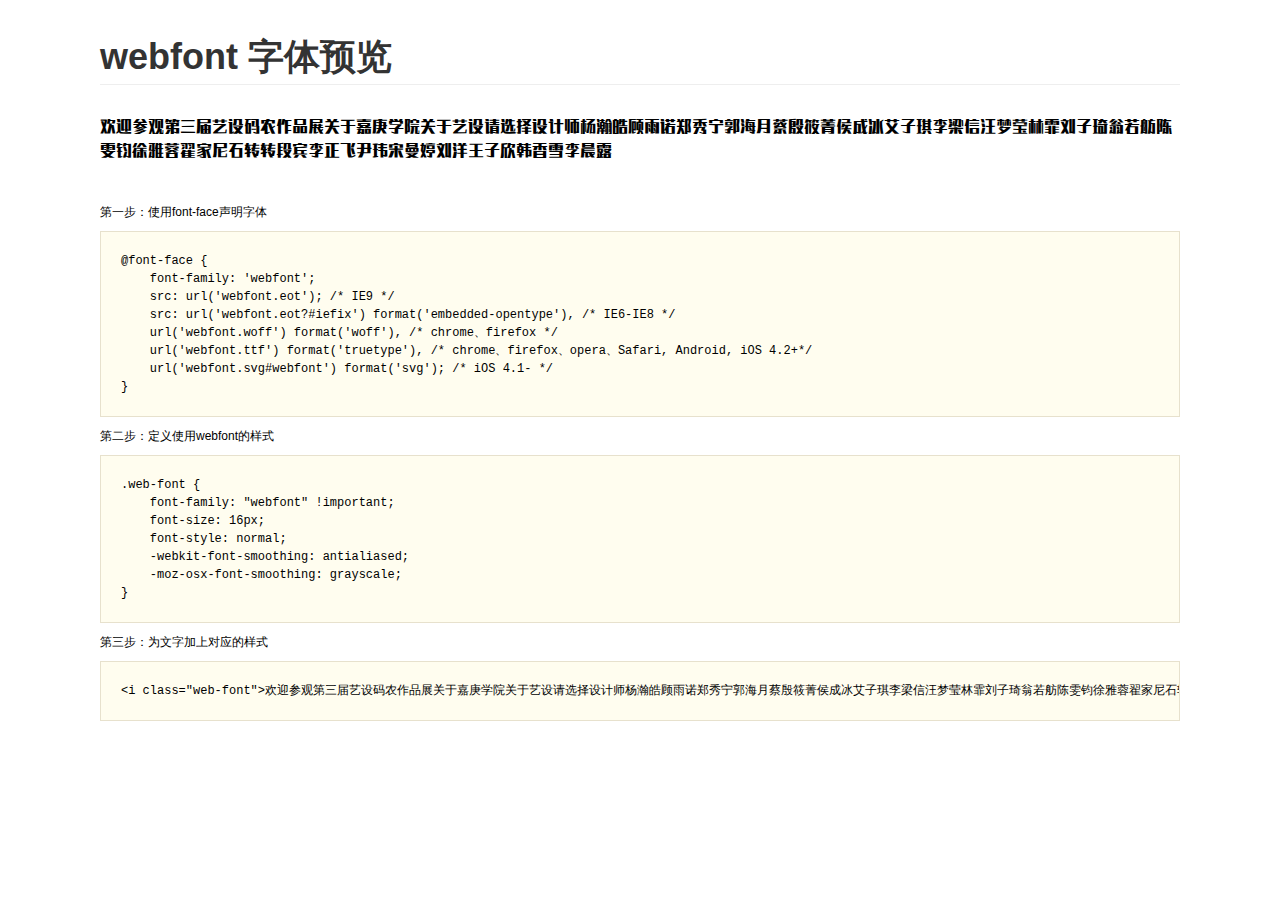
<file: iconfont/font-1/demo.html>
<html>
<head>
    <meta charset="utf-8"/>
    <title>webfont</title>
    <style type="text/css">
    *{margin: 0;padding: 0;list-style: none;}
/*
KISSY CSS Reset
理念：1. reset 的目的不是清除浏览器的默认样式，这仅是部分工作。清除和重置是紧密不可分的。
2. reset 的目的不是让默认样式在所有浏览器下一致，而是减少默认样式有可能带来的问题。
3. reset 期望提供一套普适通用的基础样式。但没有银弹，推荐根据具体需求，裁剪和修改后再使用。
特色：1. 适应中文；2. 基于最新主流浏览器。
维护：玉伯<lifesinger@gmail.com>, 正淳<ragecarrier@gmail.com>
 */

/** 清除内外边距 **/
body, h1, h2, h3, h4, h5, h6, hr, p, blockquote, /* structural elements 结构元素 */
dl, dt, dd, ul, ol, li, /* list elements 列表元素 */
pre, /* text formatting elements 文本格式元素 */
form, fieldset, legend, button, input, textarea, /* form elements 表单元素 */
th, td /* table elements 表格元素 */ {
  margin: 0;
  padding: 0;
}

/** 设置默认字体 **/
body,
button, input, select, textarea /* for ie */ {
  font: 12px/1.5 tahoma, arial, \5b8b\4f53, sans-serif;
}
h1, h2, h3, h4, h5, h6 { font-size: 100%; }
address, cite, dfn, em, var { font-style: normal; } /* 将斜体扶正 */
code, kbd, pre, samp { font-family: courier new, courier, monospace; } /* 统一等宽字体 */
small { font-size: 12px; } /* 小于 12px 的中文很难阅读，让 small 正常化 */

/** 重置列表元素 **/
ul, ol { list-style: none; }

/** 重置文本格式元素 **/
a { text-decoration: none; }
a:hover { text-decoration: underline; }


/** 重置表单元素 **/
legend { color: #000; } /* for ie6 */
fieldset, img { border: 0; } /* img 搭车：让链接里的 img 无边框 */
button, input, select, textarea { font-size: 100%; } /* 使得表单元素在 ie 下能继承字体大小 */
/* 注：optgroup 无法扶正 */

/** 重置表格元素 **/
table { border-collapse: collapse; border-spacing: 0; }

/* 清除浮动 */
.ks-clear:after, .clear:after {
  content: '\20';
  display: block;
  height: 0;
  clear: both;
}

.ks-clear, .clear {
  *zoom: 1;
}

.main {padding: 30px 100px;}
.main h1{font-size:36px; color:#333; text-align:left;margin-bottom:30px; border-bottom: 1px solid #eee;}

.helps{margin-top:40px;}
.helps pre{
  padding:20px;
  margin:10px 0;
  border:solid 1px #e7e1cd;
  background-color: #fffdef;
  overflow: auto;
}

.icon_lists li{
  float:left;
  width: 100px;
  height:150px;
  text-align: center;
}

.icon_lists .icon{
  font-size: 42px;
  line-height: 100px;
  margin: 10px 0;
  color:#333;
  -webkit-transition: font-size 0.25s ease-out 0s;
  -moz-transition: font-size 0.25s ease-out 0s;
  transition: font-size 0.25s ease-out 0s;
}

.icon_lists .icon:hover{
  font-size: 100px;
}

@font-face {
  font-family: "webfont";
  src: url('webfont.eot'); /* IE9 */
  src: url('webfont.eot?#iefix') format('embedded-opentype'), /* IE6-IE8 */
  url('webfont.woff') format('woff'), /* chrome、firefox */
  url('webfont.ttf') format('truetype'), /* chrome、firefox、opera、Safari, Android, iOS 4.2+*/
  url('webfont.svg#webfont') format('svg'); /* iOS 4.1- */
}

.web-font {
  font-family: "webfont" !important;
  font-size: 16px;
  font-style: normal;
  -webkit-font-smoothing: antialiased;
  -moz-osx-font-smoothing: grayscale;
}
    </style>
</head>
<body>
    <div class="main">
        <h1>webfont 字体预览</h1>
        <p class="web-font">欢迎参观第三届艺设码农作品展关于嘉庚学院关于艺设请选择设计师杨瀚皓顾雨诺郑秀宁郭海月蔡殷筱菁侯成冰艾子琪李梁信汪梦莹林霏刘子琦翁若舫陈雯钧徐雅蓉翟家尼石转转段宾李正飞尹玮宋曼婷刘洋王子欣韩香雪李晨露</p>


        <div class="helps">
            第一步：使用font-face声明字体
            <pre>
@font-face {
    font-family: 'webfont';
    src: url('webfont.eot'); /* IE9 */
    src: url('webfont.eot?#iefix') format('embedded-opentype'), /* IE6-IE8 */
    url('webfont.woff') format('woff'), /* chrome、firefox */
    url('webfont.ttf') format('truetype'), /* chrome、firefox、opera、Safari, Android, iOS 4.2+*/
    url('webfont.svg#webfont') format('svg'); /* iOS 4.1- */
}
</pre>
第二步：定义使用webfont的样式
            <pre>
.web-font {
    font-family: "webfont" !important;
    font-size: 16px;
    font-style: normal;
    -webkit-font-smoothing: antialiased;
    -moz-osx-font-smoothing: grayscale;
}
</pre>
第三步：为文字加上对应的样式
<pre>
&lt;i class="web-font"&gt;欢迎参观第三届艺设码农作品展关于嘉庚学院关于艺设请选择设计师杨瀚皓顾雨诺郑秀宁郭海月蔡殷筱菁侯成冰艾子琪李梁信汪梦莹林霏刘子琦翁若舫陈雯钧徐雅蓉翟家尼石转转段宾李正飞尹玮宋曼婷刘洋王子欣韩香雪李晨露&lt;/i&gt;
</pre>
        </div>

    </div>
</body>
</html>
</file>
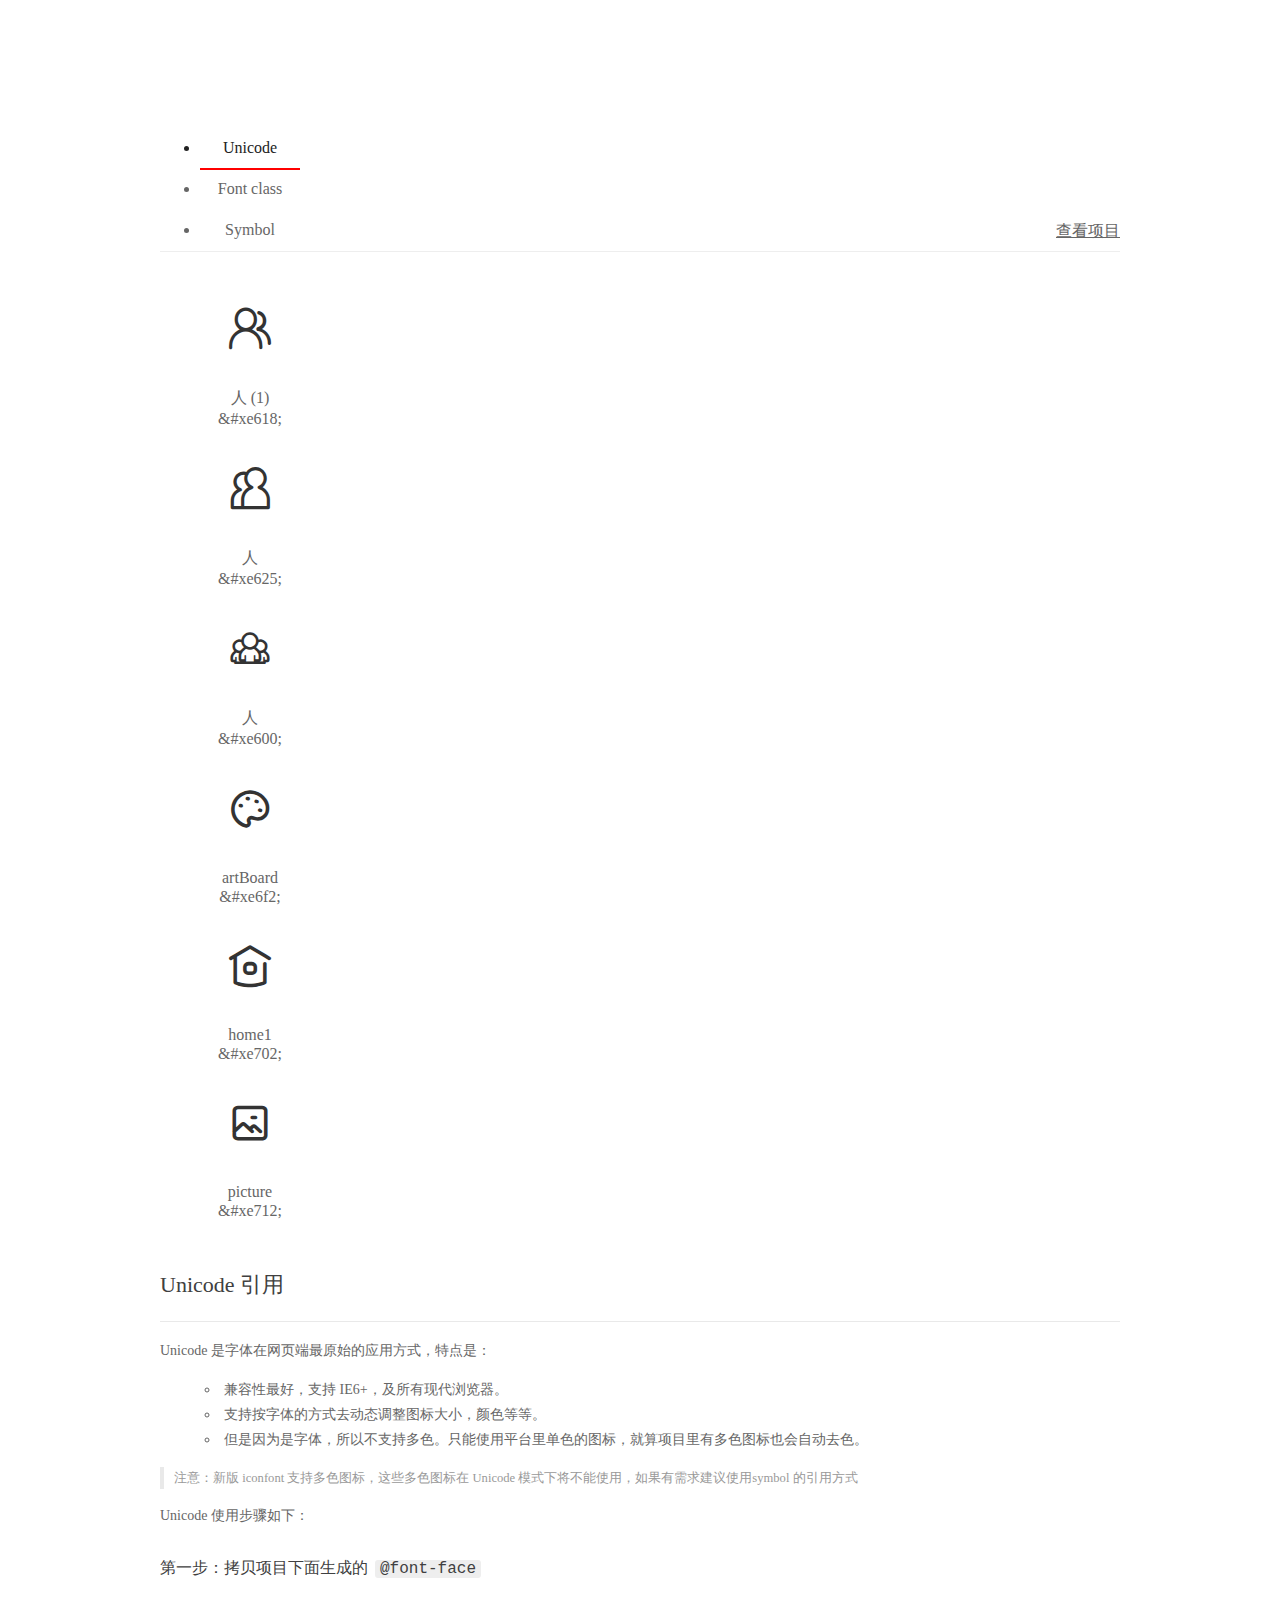
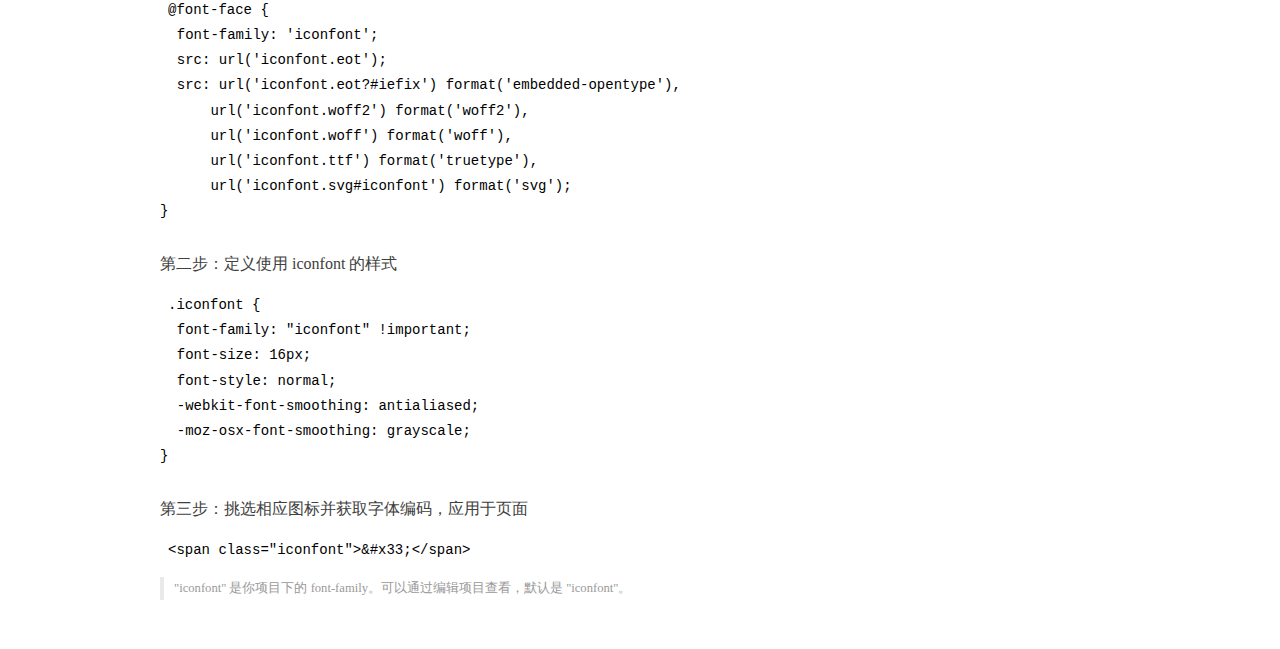
<file: iconfont/icon/demo_index.html>
<!DOCTYPE html>
<html>
<head>
  <meta charset="utf-8"/>
  <title>IconFont Demo</title>
  <link rel="shortcut icon" href="https://gtms04.alicdn.com/tps/i4/TB1_oz6GVXXXXaFXpXXJDFnIXXX-64-64.ico" type="image/x-icon"/>
  <link rel="stylesheet" href="https://g.alicdn.com/thx/cube/1.3.2/cube.min.css">
  <link rel="stylesheet" href="demo.css">
  <link rel="stylesheet" href="iconfont.css">
  <script src="iconfont.js"></script>
  <!-- jQuery -->
  <script src="https://a1.alicdn.com/oss/uploads/2018/12/26/7bfddb60-08e8-11e9-9b04-53e73bb6408b.js"></script>
  <!-- 代码高亮 -->
  <script src="https://a1.alicdn.com/oss/uploads/2018/12/26/a3f714d0-08e6-11e9-8a15-ebf944d7534c.js"></script>
</head>
<body>
  <div class="main">
    <h1 class="logo"><a href="https://www.iconfont.cn/" title="iconfont 首页" target="_blank">&#xe86b;</a></h1>
    <div class="nav-tabs">
      <ul id="tabs" class="dib-box">
        <li class="dib active"><span>Unicode</span></li>
        <li class="dib"><span>Font class</span></li>
        <li class="dib"><span>Symbol</span></li>
      </ul>
      
      <a href="https://www.iconfont.cn/manage/index?manage_type=myprojects&projectId=1187097" target="_blank" class="nav-more">查看项目</a>
      
    </div>
    <div class="tab-container">
      <div class="content unicode" style="display: block;">
          <ul class="icon_lists dib-box">
          
            <li class="dib">
              <span class="icon iconfont">&#xe618;</span>
                <div class="name">人 (1)</div>
                <div class="code-name">&amp;#xe618;</div>
              </li>
          
            <li class="dib">
              <span class="icon iconfont">&#xe625;</span>
                <div class="name">人</div>
                <div class="code-name">&amp;#xe625;</div>
              </li>
          
            <li class="dib">
              <span class="icon iconfont">&#xe600;</span>
                <div class="name">人</div>
                <div class="code-name">&amp;#xe600;</div>
              </li>
          
            <li class="dib">
              <span class="icon iconfont">&#xe6f2;</span>
                <div class="name">artBoard</div>
                <div class="code-name">&amp;#xe6f2;</div>
              </li>
          
            <li class="dib">
              <span class="icon iconfont">&#xe702;</span>
                <div class="name">home1</div>
                <div class="code-name">&amp;#xe702;</div>
              </li>
          
            <li class="dib">
              <span class="icon iconfont">&#xe712;</span>
                <div class="name">picture</div>
                <div class="code-name">&amp;#xe712;</div>
              </li>
          
          </ul>
          <div class="article markdown">
          <h2 id="unicode-">Unicode 引用</h2>
          <hr>

          <p>Unicode 是字体在网页端最原始的应用方式，特点是：</p>
          <ul>
            <li>兼容性最好，支持 IE6+，及所有现代浏览器。</li>
            <li>支持按字体的方式去动态调整图标大小，颜色等等。</li>
            <li>但是因为是字体，所以不支持多色。只能使用平台里单色的图标，就算项目里有多色图标也会自动去色。</li>
          </ul>
          <blockquote>
            <p>注意：新版 iconfont 支持多色图标，这些多色图标在 Unicode 模式下将不能使用，如果有需求建议使用symbol 的引用方式</p>
          </blockquote>
          <p>Unicode 使用步骤如下：</p>
          <h3 id="-font-face">第一步：拷贝项目下面生成的 <code>@font-face</code></h3>
<pre><code class="language-css"
>@font-face {
  font-family: 'iconfont';
  src: url('iconfont.eot');
  src: url('iconfont.eot?#iefix') format('embedded-opentype'),
      url('iconfont.woff2') format('woff2'),
      url('iconfont.woff') format('woff'),
      url('iconfont.ttf') format('truetype'),
      url('iconfont.svg#iconfont') format('svg');
}
</code></pre>
          <h3 id="-iconfont-">第二步：定义使用 iconfont 的样式</h3>
<pre><code class="language-css"
>.iconfont {
  font-family: "iconfont" !important;
  font-size: 16px;
  font-style: normal;
  -webkit-font-smoothing: antialiased;
  -moz-osx-font-smoothing: grayscale;
}
</code></pre>
          <h3 id="-">第三步：挑选相应图标并获取字体编码，应用于页面</h3>
<pre>
<code class="language-html"
>&lt;span class="iconfont"&gt;&amp;#x33;&lt;/span&gt;
</code></pre>
          <blockquote>
            <p>"iconfont" 是你项目下的 font-family。可以通过编辑项目查看，默认是 "iconfont"。</p>
          </blockquote>
          </div>
      </div>
      <div class="content font-class">
        <ul class="icon_lists dib-box">
          
          <li class="dib">
            <span class="icon iconfont icon-ren2"></span>
            <div class="name">
              人 (1)
            </div>
            <div class="code-name">.icon-ren2
            </div>
          </li>
          
          <li class="dib">
            <span class="icon iconfont icon-ren"></span>
            <div class="name">
              人
            </div>
            <div class="code-name">.icon-ren
            </div>
          </li>
          
          <li class="dib">
            <span class="icon iconfont icon-ren3"></span>
            <div class="name">
              人
            </div>
            <div class="code-name">.icon-ren3
            </div>
          </li>
          
          <li class="dib">
            <span class="icon iconfont icon-artBoard"></span>
            <div class="name">
              artBoard
            </div>
            <div class="code-name">.icon-artBoard
            </div>
          </li>
          
          <li class="dib">
            <span class="icon iconfont icon-home"></span>
            <div class="name">
              home1
            </div>
            <div class="code-name">.icon-home
            </div>
          </li>
          
          <li class="dib">
            <span class="icon iconfont icon-picture"></span>
            <div class="name">
              picture
            </div>
            <div class="code-name">.icon-picture
            </div>
          </li>
          
        </ul>
        <div class="article markdown">
        <h2 id="font-class-">font-class 引用</h2>
        <hr>

        <p>font-class 是 Unicode 使用方式的一种变种，主要是解决 Unicode 书写不直观，语意不明确的问题。</p>
        <p>与 Unicode 使用方式相比，具有如下特点：</p>
        <ul>
          <li>兼容性良好，支持 IE8+，及所有现代浏览器。</li>
          <li>相比于 Unicode 语意明确，书写更直观。可以很容易分辨这个 icon 是什么。</li>
          <li>因为使用 class 来定义图标，所以当要替换图标时，只需要修改 class 里面的 Unicode 引用。</li>
          <li>不过因为本质上还是使用的字体，所以多色图标还是不支持的。</li>
        </ul>
        <p>使用步骤如下：</p>
        <h3 id="-fontclass-">第一步：引入项目下面生成的 fontclass 代码：</h3>
<pre><code class="language-html">&lt;link rel="stylesheet" href="./iconfont.css"&gt;
</code></pre>
        <h3 id="-">第二步：挑选相应图标并获取类名，应用于页面：</h3>
<pre><code class="language-html">&lt;span class="iconfont icon-xxx"&gt;&lt;/span&gt;
</code></pre>
        <blockquote>
          <p>"
            iconfont" 是你项目下的 font-family。可以通过编辑项目查看，默认是 "iconfont"。</p>
        </blockquote>
      </div>
      </div>
      <div class="content symbol">
          <ul class="icon_lists dib-box">
          
            <li class="dib">
                <svg class="icon svg-icon" aria-hidden="true">
                  <use xlink:href="#icon-ren2"></use>
                </svg>
                <div class="name">人 (1)</div>
                <div class="code-name">#icon-ren2</div>
            </li>
          
            <li class="dib">
                <svg class="icon svg-icon" aria-hidden="true">
                  <use xlink:href="#icon-ren"></use>
                </svg>
                <div class="name">人</div>
                <div class="code-name">#icon-ren</div>
            </li>
          
            <li class="dib">
                <svg class="icon svg-icon" aria-hidden="true">
                  <use xlink:href="#icon-ren3"></use>
                </svg>
                <div class="name">人</div>
                <div class="code-name">#icon-ren3</div>
            </li>
          
            <li class="dib">
                <svg class="icon svg-icon" aria-hidden="true">
                  <use xlink:href="#icon-artBoard"></use>
                </svg>
                <div class="name">artBoard</div>
                <div class="code-name">#icon-artBoard</div>
            </li>
          
            <li class="dib">
                <svg class="icon svg-icon" aria-hidden="true">
                  <use xlink:href="#icon-home"></use>
                </svg>
                <div class="name">home1</div>
                <div class="code-name">#icon-home</div>
            </li>
          
            <li class="dib">
                <svg class="icon svg-icon" aria-hidden="true">
                  <use xlink:href="#icon-picture"></use>
                </svg>
                <div class="name">picture</div>
                <div class="code-name">#icon-picture</div>
            </li>
          
          </ul>
          <div class="article markdown">
          <h2 id="symbol-">Symbol 引用</h2>
          <hr>

          <p>这是一种全新的使用方式，应该说这才是未来的主流，也是平台目前推荐的用法。相关介绍可以参考这篇<a href="">文章</a>
            这种用法其实是做了一个 SVG 的集合，与另外两种相比具有如下特点：</p>
          <ul>
            <li>支持多色图标了，不再受单色限制。</li>
            <li>通过一些技巧，支持像字体那样，通过 <code>font-size</code>, <code>color</code> 来调整样式。</li>
            <li>兼容性较差，支持 IE9+，及现代浏览器。</li>
            <li>浏览器渲染 SVG 的性能一般，还不如 png。</li>
          </ul>
          <p>使用步骤如下：</p>
          <h3 id="-symbol-">第一步：引入项目下面生成的 symbol 代码：</h3>
<pre><code class="language-html">&lt;script src="./iconfont.js"&gt;&lt;/script&gt;
</code></pre>
          <h3 id="-css-">第二步：加入通用 CSS 代码（引入一次就行）：</h3>
<pre><code class="language-html">&lt;style&gt;
.icon {
  width: 1em;
  height: 1em;
  vertical-align: -0.15em;
  fill: currentColor;
  overflow: hidden;
}
&lt;/style&gt;
</code></pre>
          <h3 id="-">第三步：挑选相应图标并获取类名，应用于页面：</h3>
<pre><code class="language-html">&lt;svg class="icon" aria-hidden="true"&gt;
  &lt;use xlink:href="#icon-xxx"&gt;&lt;/use&gt;
&lt;/svg&gt;
</code></pre>
          </div>
      </div>

    </div>
  </div>
  <script>
  $(document).ready(function () {
      $('.tab-container .content:first').show()

      $('#tabs li').click(function (e) {
        var tabContent = $('.tab-container .content')
        var index = $(this).index()

        if ($(this).hasClass('active')) {
          return
        } else {
          $('#tabs li').removeClass('active')
          $(this).addClass('active')

          tabContent.hide().eq(index).fadeIn()
        }
      })
    })
  </script>
</body>
</html>
</file>
<file: iconfont/icon/demo.css>
/* Logo 字体 */
@font-face {
  font-family: "iconfont logo";
  src: url('https://at.alicdn.com/t/font_985780_km7mi63cihi.eot?t=1545807318834');
  src: url('https://at.alicdn.com/t/font_985780_km7mi63cihi.eot?t=1545807318834#iefix') format('embedded-opentype'),
    url('https://at.alicdn.com/t/font_985780_km7mi63cihi.woff?t=1545807318834') format('woff'),
    url('https://at.alicdn.com/t/font_985780_km7mi63cihi.ttf?t=1545807318834') format('truetype'),
    url('https://at.alicdn.com/t/font_985780_km7mi63cihi.svg?t=1545807318834#iconfont') format('svg');
}

.logo {
  font-family: "iconfont logo";
  font-size: 160px;
  font-style: normal;
  -webkit-font-smoothing: antialiased;
  -moz-osx-font-smoothing: grayscale;
}

/* tabs */
.nav-tabs {
  position: relative;
}

.nav-tabs .nav-more {
  position: absolute;
  right: 0;
  bottom: 0;
  height: 42px;
  line-height: 42px;
  color: #666;
}

#tabs {
  border-bottom: 1px solid #eee;
}

#tabs li {
  cursor: pointer;
  width: 100px;
  height: 40px;
  line-height: 40px;
  text-align: center;
  font-size: 16px;
  border-bottom: 2px solid transparent;
  position: relative;
  z-index: 1;
  margin-bottom: -1px;
  color: #666;
}


#tabs .active {
  border-bottom-color: #f00;
  color: #222;
}

.tab-container .content {
  display: none;
}

/* 页面布局 */
.main {
  padding: 30px 100px;
  width: 960px;
  margin: 0 auto;
}

.main .logo {
  color: #333;
  text-align: left;
  margin-bottom: 30px;
  line-height: 1;
  height: 110px;
  margin-top: -50px;
  overflow: hidden;
  *zoom: 1;
}

.main .logo a {
  font-size: 160px;
  color: #333;
}

.helps {
  margin-top: 40px;
}

.helps pre {
  padding: 20px;
  margin: 10px 0;
  border: solid 1px #e7e1cd;
  background-color: #fffdef;
  overflow: auto;
}

.icon_lists {
  width: 100% !important;
  overflow: hidden;
  *zoom: 1;
}

.icon_lists li {
  width: 100px;
  margin-bottom: 10px;
  margin-right: 20px;
  text-align: center;
  list-style: none !important;
  cursor: default;
}

.icon_lists li .code-name {
  line-height: 1.2;
}

.icon_lists .icon {
  display: block;
  height: 100px;
  line-height: 100px;
  font-size: 42px;
  margin: 10px auto;
  color: #333;
  -webkit-transition: font-size 0.25s linear, width 0.25s linear;
  -moz-transition: font-size 0.25s linear, width 0.25s linear;
  transition: font-size 0.25s linear, width 0.25s linear;
}

.icon_lists .icon:hover {
  font-size: 100px;
}

.icon_lists .svg-icon {
  /* 通过设置 font-size 来改变图标大小 */
  width: 1em;
  /* 图标和文字相邻时，垂直对齐 */
  vertical-align: -0.15em;
  /* 通过设置 color 来改变 SVG 的颜色/fill */
  fill: currentColor;
  /* path 和 stroke 溢出 viewBox 部分在 IE 下会显示
      normalize.css 中也包含这行 */
  overflow: hidden;
}

.icon_lists li .name,
.icon_lists li .code-name {
  color: #666;
}

/* markdown 样式 */
.markdown {
  color: #666;
  font-size: 14px;
  line-height: 1.8;
}

.highlight {
  line-height: 1.5;
}

.markdown img {
  vertical-align: middle;
  max-width: 100%;
}

.markdown h1 {
  color: #404040;
  font-weight: 500;
  line-height: 40px;
  margin-bottom: 24px;
}

.markdown h2,
.markdown h3,
.markdown h4,
.markdown h5,
.markdown h6 {
  color: #404040;
  margin: 1.6em 0 0.6em 0;
  font-weight: 500;
  clear: both;
}

.markdown h1 {
  font-size: 28px;
}

.markdown h2 {
  font-size: 22px;
}

.markdown h3 {
  font-size: 16px;
}

.markdown h4 {
  font-size: 14px;
}

.markdown h5 {
  font-size: 12px;
}

.markdown h6 {
  font-size: 12px;
}

.markdown hr {
  height: 1px;
  border: 0;
  background: #e9e9e9;
  margin: 16px 0;
  clear: both;
}

.markdown p {
  margin: 1em 0;
}

.markdown>p,
.markdown>blockquote,
.markdown>.highlight,
.markdown>ol,
.markdown>ul {
  width: 80%;
}

.markdown ul>li {
  list-style: circle;
}

.markdown>ul li,
.markdown blockquote ul>li {
  margin-left: 20px;
  padding-left: 4px;
}

.markdown>ul li p,
.markdown>ol li p {
  margin: 0.6em 0;
}

.markdown ol>li {
  list-style: decimal;
}

.markdown>ol li,
.markdown blockquote ol>li {
  margin-left: 20px;
  padding-left: 4px;
}

.markdown code {
  margin: 0 3px;
  padding: 0 5px;
  background: #eee;
  border-radius: 3px;
}

.markdown strong,
.markdown b {
  font-weight: 600;
}

.markdown>table {
  border-collapse: collapse;
  border-spacing: 0px;
  empty-cells: show;
  border: 1px solid #e9e9e9;
  width: 95%;
  margin-bottom: 24px;
}

.markdown>table th {
  white-space: nowrap;
  color: #333;
  font-weight: 600;
}

.markdown>table th,
.markdown>table td {
  border: 1px solid #e9e9e9;
  padding: 8px 16px;
  text-align: left;
}

.markdown>table th {
  background: #F7F7F7;
}

.markdown blockquote {
  font-size: 90%;
  color: #999;
  border-left: 4px solid #e9e9e9;
  padding-left: 0.8em;
  margin: 1em 0;
}

.markdown blockquote p {
  margin: 0;
}

.markdown .anchor {
  opacity: 0;
  transition: opacity 0.3s ease;
  margin-left: 8px;
}

.markdown .waiting {
  color: #ccc;
}

.markdown h1:hover .anchor,
.markdown h2:hover .anchor,
.markdown h3:hover .anchor,
.markdown h4:hover .anchor,
.markdown h5:hover .anchor,
.markdown h6:hover .anchor {
  opacity: 1;
  display: inline-block;
}

.markdown>br,
.markdown>p>br {
  clear: both;
}


.hljs {
  display: block;
  background: white;
  padding: 0.5em;
  color: #333333;
  overflow-x: auto;
}

.hljs-comment,
.hljs-meta {
  color: #969896;
}

.hljs-string,
.hljs-variable,
.hljs-template-variable,
.hljs-strong,
.hljs-emphasis,
.hljs-quote {
  color: #df5000;
}

.hljs-keyword,
.hljs-selector-tag,
.hljs-type {
  color: #a71d5d;
}

.hljs-literal,
.hljs-symbol,
.hljs-bullet,
.hljs-attribute {
  color: #0086b3;
}

.hljs-section,
.hljs-name {
  color: #63a35c;
}

.hljs-tag {
  color: #333333;
}

.hljs-title,
.hljs-attr,
.hljs-selector-id,
.hljs-selector-class,
.hljs-selector-attr,
.hljs-selector-pseudo {
  color: #795da3;
}

.hljs-addition {
  color: #55a532;
  background-color: #eaffea;
}

.hljs-deletion {
  color: #bd2c00;
  background-color: #ffecec;
}

.hljs-link {
  text-decoration: underline;
}

/* 代码高亮 */
/* PrismJS 1.15.0
https://prismjs.com/download.html#themes=prism&languages=markup+css+clike+javascript */
/**
 * prism.js default theme for JavaScript, CSS and HTML
 * Based on dabblet (http://dabblet.com)
 * @author Lea Verou
 */
code[class*="language-"],
pre[class*="language-"] {
  color: black;
  background: none;
  text-shadow: 0 1px white;
  font-family: Consolas, Monaco, 'Andale Mono', 'Ubuntu Mono', monospace;
  text-align: left;
  white-space: pre;
  word-spacing: normal;
  word-break: normal;
  word-wrap: normal;
  line-height: 1.5;

  -moz-tab-size: 4;
  -o-tab-size: 4;
  tab-size: 4;

  -webkit-hyphens: none;
  -moz-hyphens: none;
  -ms-hyphens: none;
  hyphens: none;
}

pre[class*="language-"]::-moz-selection,
pre[class*="language-"] ::-moz-selection,
code[class*="language-"]::-moz-selection,
code[class*="language-"] ::-moz-selection {
  text-shadow: none;
  background: #b3d4fc;
}

pre[class*="language-"]::selection,
pre[class*="language-"] ::selection,
code[class*="language-"]::selection,
code[class*="language-"] ::selection {
  text-shadow: none;
  background: #b3d4fc;
}

@media print {

  code[class*="language-"],
  pre[class*="language-"] {
    text-shadow: none;
  }
}

/* Code blocks */
pre[class*="language-"] {
  padding: 1em;
  margin: .5em 0;
  overflow: auto;
}

:not(pre)>code[class*="language-"],
pre[class*="language-"] {
  background: #f5f2f0;
}

/* Inline code */
:not(pre)>code[class*="language-"] {
  padding: .1em;
  border-radius: .3em;
  white-space: normal;
}

.token.comment,
.token.prolog,
.token.doctype,
.token.cdata {
  color: slategray;
}

.token.punctuation {
  color: #999;
}

.namespace {
  opacity: .7;
}

.token.property,
.token.tag,
.token.boolean,
.token.number,
.token.constant,
.token.symbol,
.token.deleted {
  color: #905;
}

.token.selector,
.token.attr-name,
.token.string,
.token.char,
.token.builtin,
.token.inserted {
  color: #690;
}

.token.operator,
.token.entity,
.token.url,
.language-css .token.string,
.style .token.string {
  color: #9a6e3a;
  background: hsla(0, 0%, 100%, .5);
}

.token.atrule,
.token.attr-value,
.token.keyword {
  color: #07a;
}

.token.function,
.token.class-name {
  color: #DD4A68;
}

.token.regex,
.token.important,
.token.variable {
  color: #e90;
}

.token.important,
.token.bold {
  font-weight: bold;
}

.token.italic {
  font-style: italic;
}

.token.entity {
  cursor: help;
}
</file>
<file: iconfont/icon/iconfont.css>
@font-face {font-family: "iconfont";
  src: url('iconfont.eot?t=1558887360768'); /* IE9 */
  src: url('iconfont.eot?t=1558887360768#iefix') format('embedded-opentype'), /* IE6-IE8 */
  url('[data-uri]') format('woff2'),
  url('iconfont.woff?t=1558887360768') format('woff'),
  url('iconfont.ttf?t=1558887360768') format('truetype'), /* chrome, firefox, opera, Safari, Android, iOS 4.2+ */
  url('iconfont.svg?t=1558887360768#iconfont') format('svg'); /* iOS 4.1- */
}

.iconfont {
  font-family: "iconfont" !important;
  font-size: 24px;
  font-style: normal;
  -webkit-font-smoothing: antialiased;
  -moz-osx-font-smoothing: grayscale;
}

.icon-ren2:before {
  content: "\e618";
}

.icon-ren:before {
  content: "\e625";
}

.icon-ren3:before {
  content: "\e600";
}

.icon-artBoard:before {
  content: "\e6f2";
}

.icon-home:before {
  content: "\e702";
}

.icon-picture:before {
  content: "\e712";
}

.icon-home, .icon-artBoard, .icon-ren2 {
    font-size: 24px;
}
</file>
